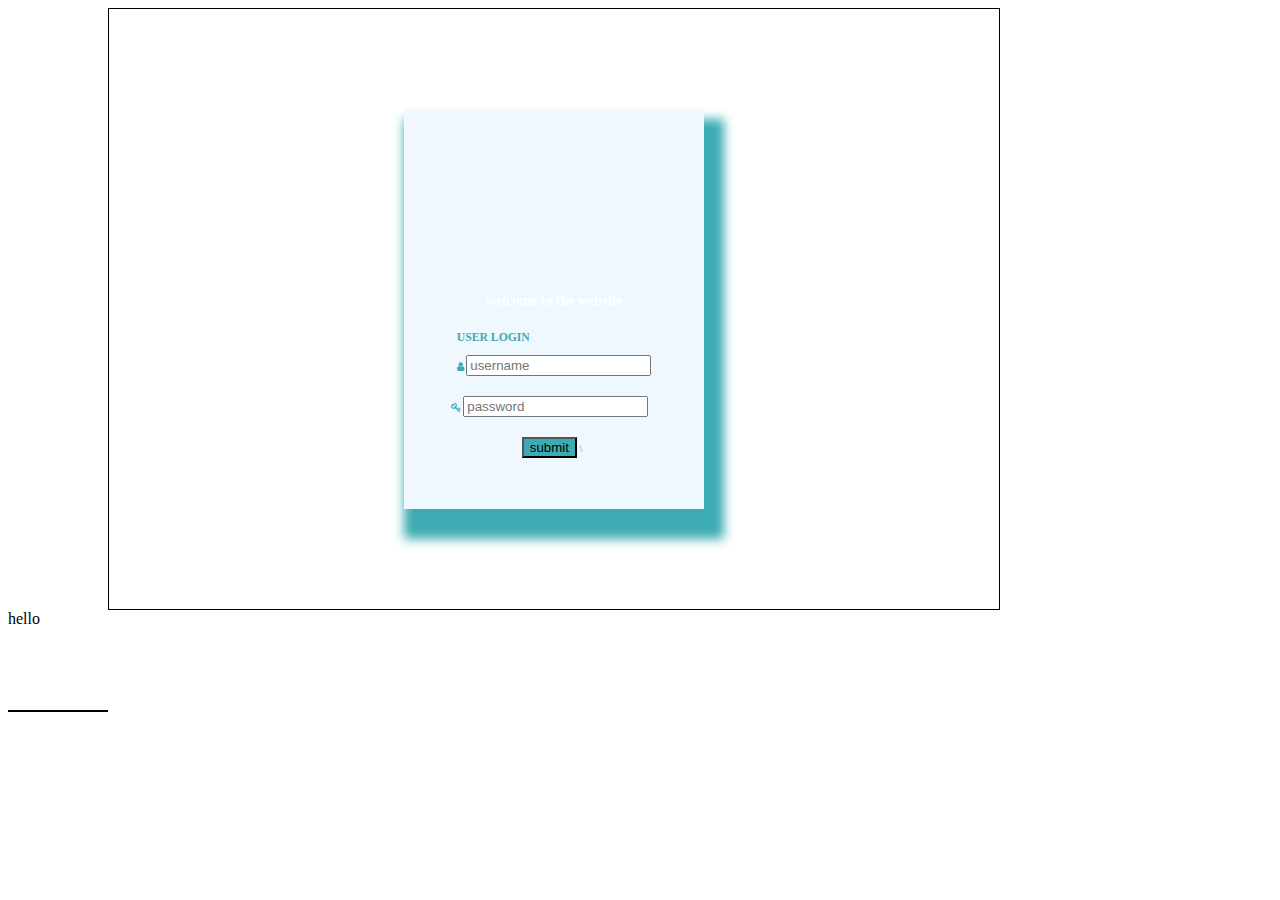
<file: index.html>
<!DOCTYPE html>
<html lang="en">

<head>
    <meta charset="UTF-8">
    <meta name="viewport" content="width=device-width, initial-scale=1.0">
    <link rel="stylesheet" href="https://cdnjs.cloudflare.com/ajax/libs/font-awesome/4.7.0/css/font-awesome.min.css">
    <title>Document</title>

    <style>
        .min {
            height: 600px;
            width: 890px;
            border: 1px solid black;
            margin-left: 100px;
            background-image: url(https://img.freepik.com/free-photo/blue-texture_1160-466.jpg?t=st=1733737059~exp=1733740659~hmac=82ef31de05ce12b4ead796053214c628d73f5617efd4bdc1a9c77f783c78537e&w=740);

        }

        .box1 {
            height: 400px;
            width: 300px;

            margin-left: auto;
            margin-right: auto;
            justify-items: center;
            margin-top: 100px;
            box-shadow: 10px 20px 10px 10px #3dabb3;
            background-color: aliceblue;
        }

        .img {
            height: 200px;
            width: 300px;
        }

        .txt {
            font-size: 7px;

            /* margin-top: -150px; */
            color: black;
            /* background-image: url(https://img.freepik.com/free-photo/blue-texture_1160-466.jpg?t=st=1733737059~exp=1733740659~hmac=82ef31de05ce12b4ead796053214c628d73f5617efd4bdc1a9c77f783c78537e&w=740); */

            /* font-family: 'Trebuchet MS', 'Lucida Sans Unicode', 'Lucida Grande', 'Lucida Sans', Arial, sans-serif; */
        }

        .txt1 {
            /* margin-top: 150px; */
            color: #3dabb3;
            font-size: 10px;
        }

        .icon2 {
            padding-top: 20px;
            margin-left: -6px;
        }

        .btn {

            background-color: #3dabb3;
            color: black;
            margin-top: 20px;
            margin-left: 65px;
        }

        .btn:hover {
            color: white;
        }

        .popo {
    height: 200px;
    width: 300px;
    background-image: url(https://img.freepik.com/free-photo/blue-texture_1160-466.jpg?t=st=1733737059~exp=1733740659~hmac=82ef31de05ce12b4ead796053214c628d73f5617efd4bdc1a9c77f783c78537e&w=740);
    background-size: cover;
    text-align: center;
    display: flex;
    justify-content: center;
    align-items: flex-end; /* Align text at the bottom */
    padding-bottom: 10px; /* Add padding for spacing */
    color: white;
    font-weight: bold;
}

    </style>
</head>

<body>
    <div class="min">
        <div class="box1">

            <!-- <img class="img" src="asset\img\blue-texture_1160-466.jpg" alt="" srcset="" > -->
            <div class="txt">
                <h1 class="popo">welcome to the website</h1>
            </div>
            <div class="txt1">
                <h3>USER LOGIN</h3>
                <form>
                    <div class="icon1"><i class="fa fa-user"></i>
                        <input type="user" placeholder="username">
                    </div>

                    <div class="icon2"><i class="fa fa-key icon"></i>
                        <input type="password" placeholder="password">
                    </div>
                    <input class="btn" type="submit" value="submit">
                    
\
                </form>
            </div>
        </div>


<div></div>
    </div>
    <div style="height: 100px; width: 100px; border-bottom: 2px solid black;  "> hello</div>
</body>

</html>
</file>
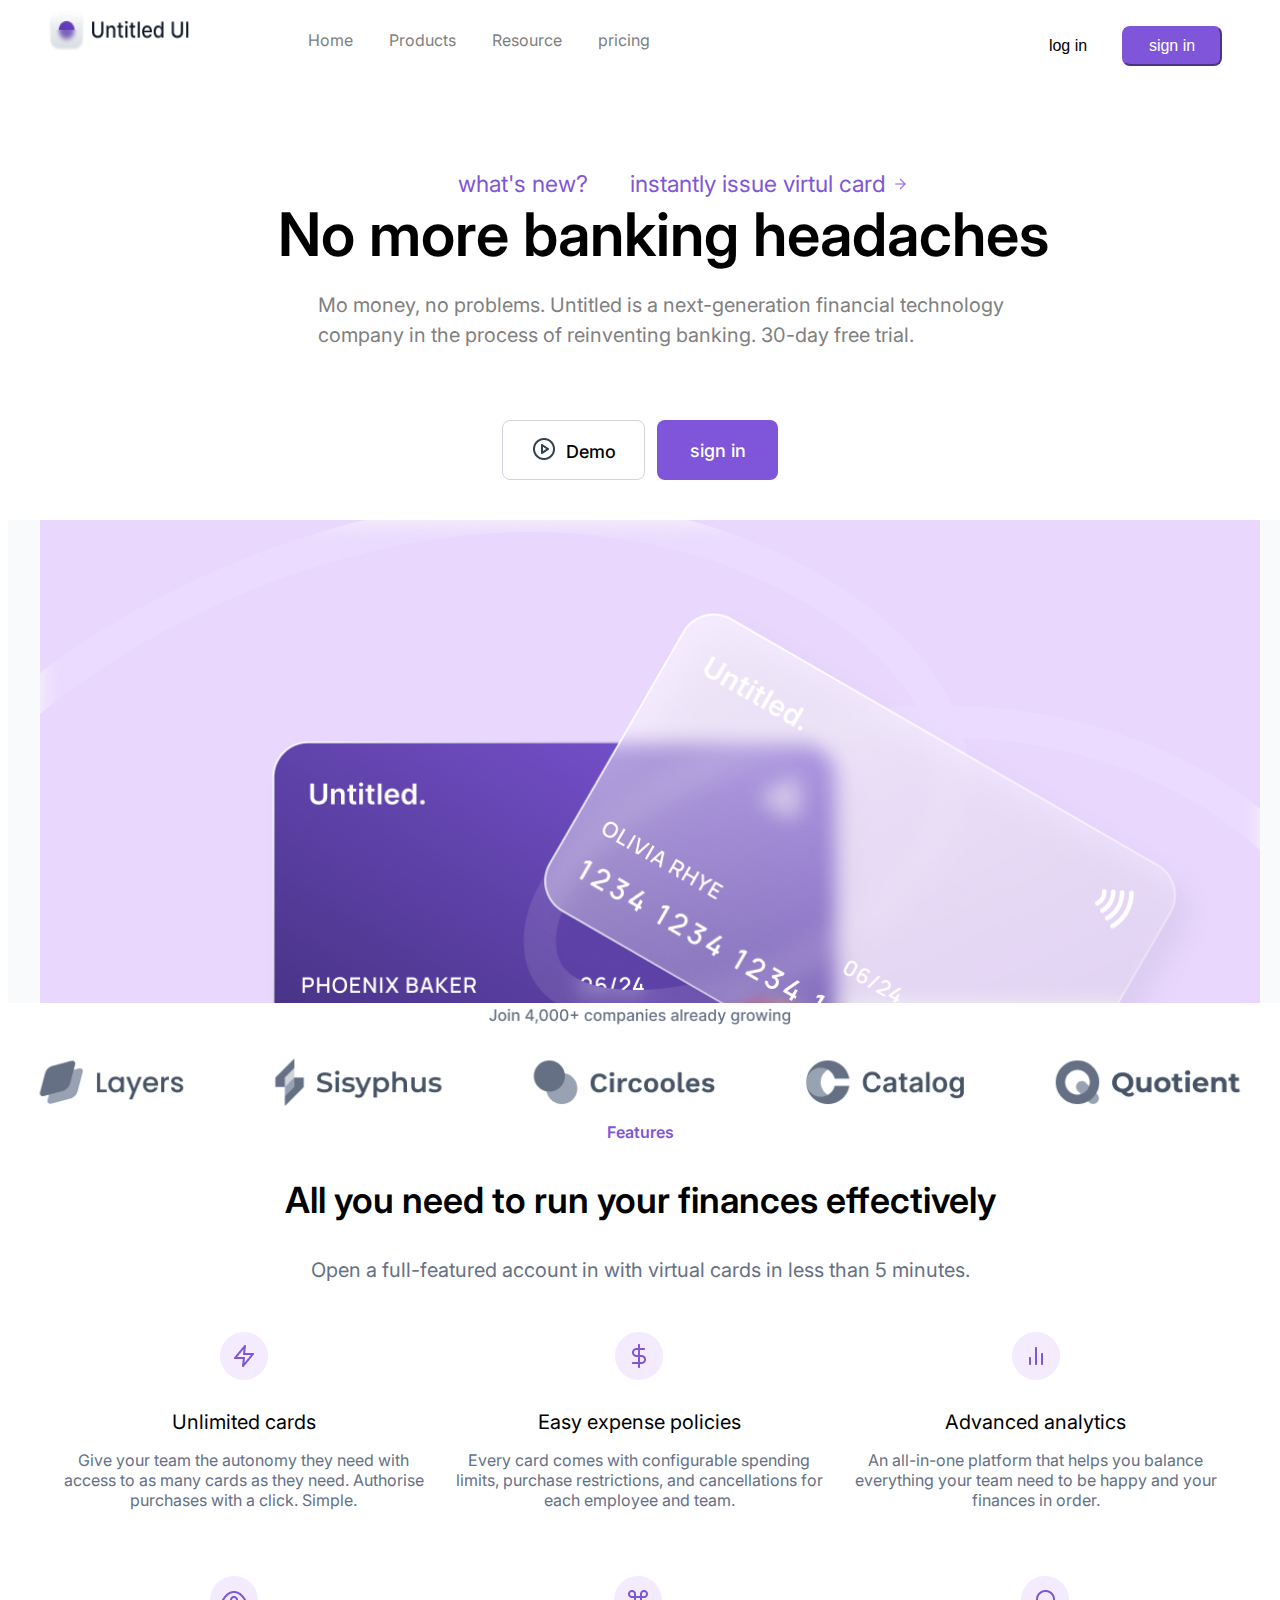
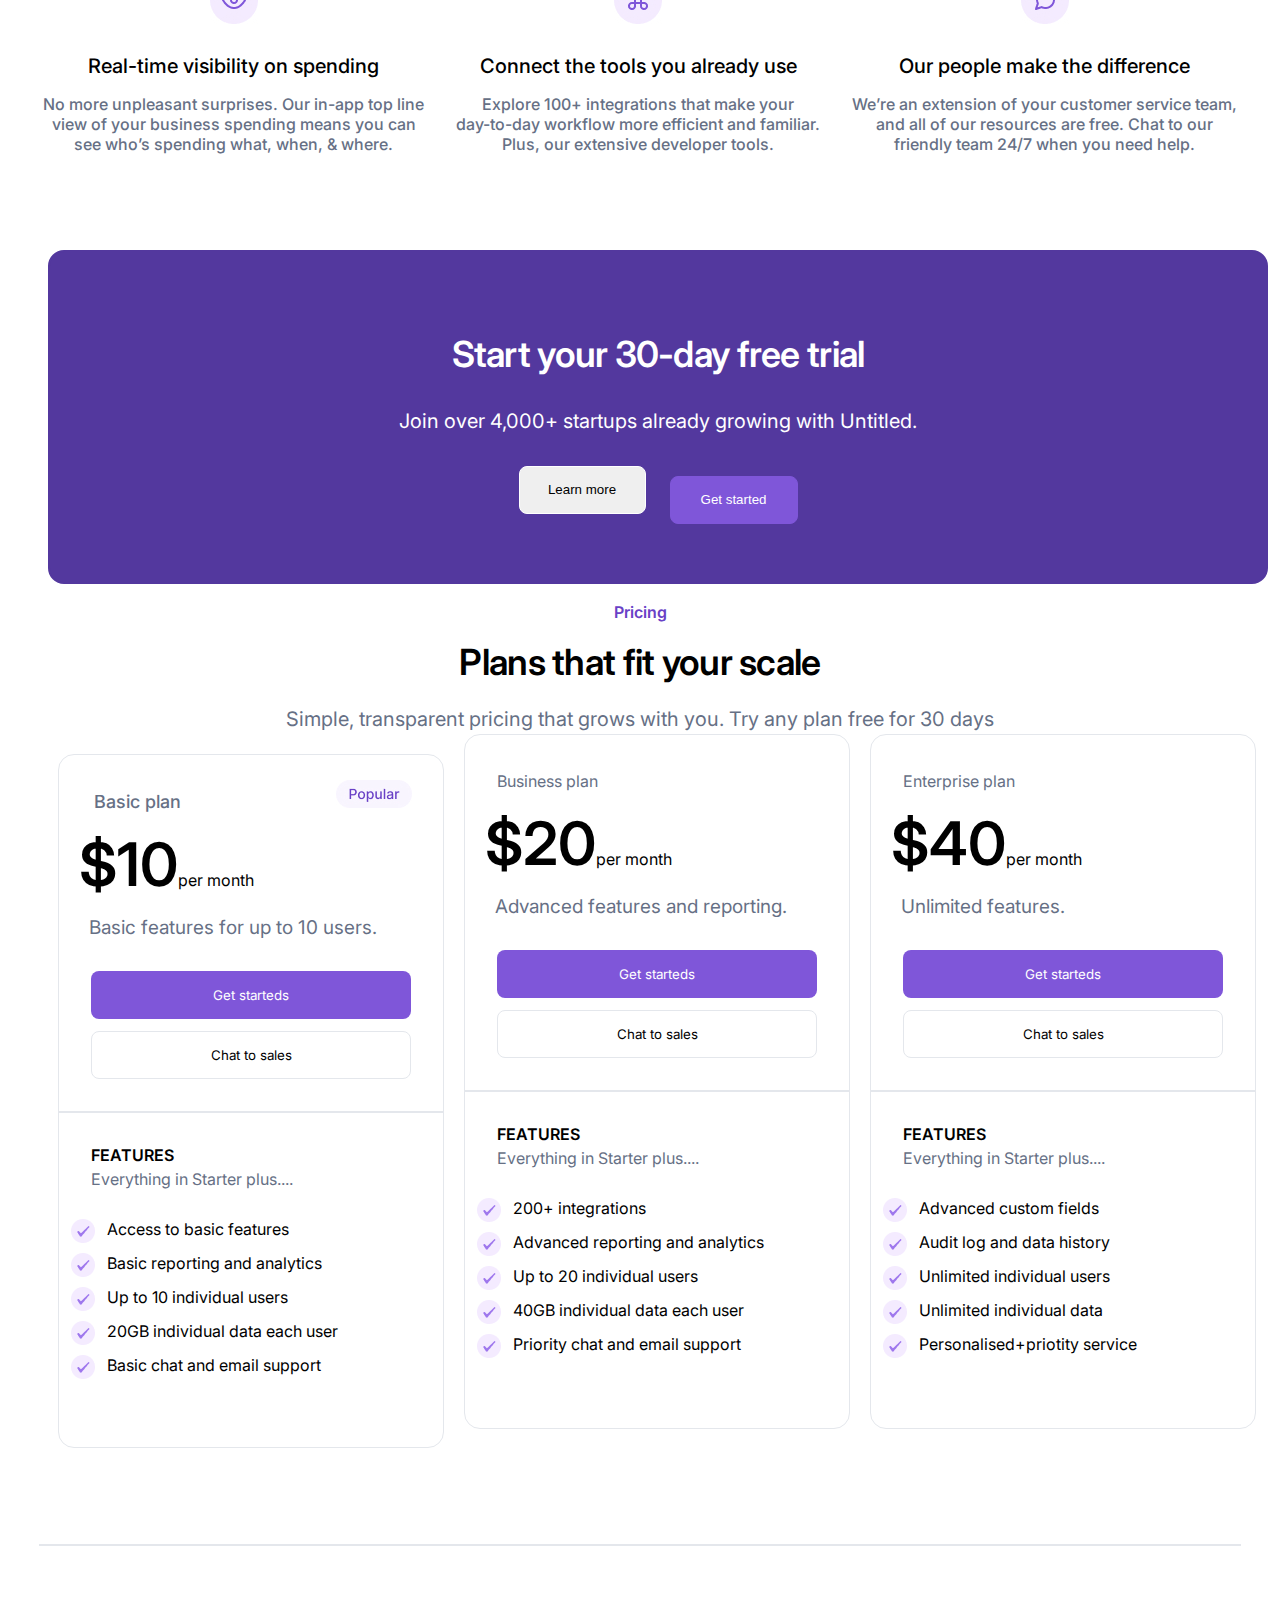
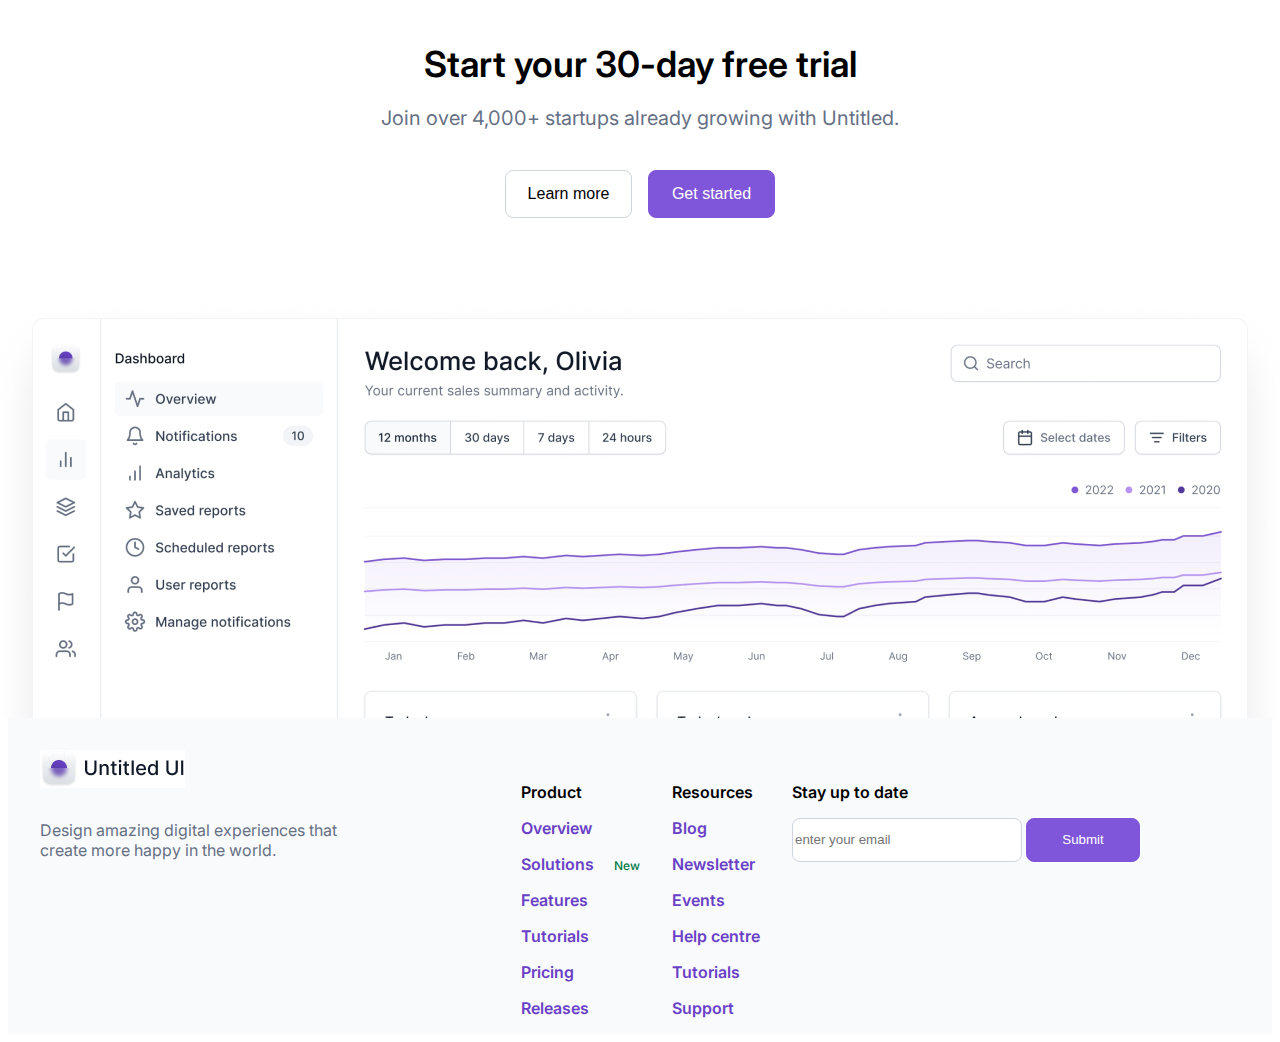
<file: indexweb.html>
<html lang="en">

<head>
    <meta charset="UTF-8">
    <meta name="viewport" content="width=device-width, initial-scale=1.0">
    <link rel="preconnect" href="https://fonts.googleapis.com">
    <link rel="preconnect" href="https://fonts.gstatic.com" crossorigin>
    <link
        href="https://fonts.googleapis.com/css2?family=Inter:ital,opsz,wght@0,14..32,100..900;1,14..32,100..900&display=swap"
        rel="stylesheet">

    <link rel="stylesheet" href="asset\css\style.css">
    <title>Document</title>
    <style>

    </style>
</head>

<body>
    <div class="min">
        <div class="nav">
            <img class="img" src="asset\img\Logo.jpg" alt="hello">
            <ul class="navbar">
                <li><a href="home">Home</a></li>
                <li><a href="Products">Products</a></li>
                <li><a href="Resource">Resource</a></li>
                <li><a href="pricing">pricing</a></li>
            </ul>
            <div class="btn">
                <input class="btn1" type="button" value="log in">
                <input class="btn2" type="button" value="sign in">
            </div>
        </div>
        <div class="txt">
            <div class="txt1">what's new? &nbsp; &nbsp; &nbsp; instantly issue virtul card
                <img src="asset\img\arrow-right.jpg" alt="" srcset="">
            </div>
            <div class="txt2">No more banking headaches</div>
            <div class="txt3">
                <p> Mo money, no problems. Untitled is a next-generation financial technology <br> company in the
                    process of reinventing banking. 30-day free trial.</p>
            </div>
            <div class="bn">
                <button class="bn1" style="display: flex;">
                    <div> <img class="bnimg" src="asset\img\play-circle.jpg" alt="" style="margin-top: 15px;"></div>
                    <div class="bn1txt" style="margin-top: 19px;" >&nbsp; Demo</div>
                </button>
                <button class="bn2">sign in</button>

            </div>
        </div>
        <div class="ig">
        <img class="img1" src="asset\img\Content (1).png" alt="" srcset="">
         </div>
         <img class="img2" src="asset\img\Container.jpg" alt="" style="">

        <div class="txt4">
            <h3 class="txt4t1">Features</h3>
            <p class="txt4t2">All you need to run your finances effectively</p>
            <p class="txt4t3">Open a full-featured account in with virtual cards in less than 5 minutes.</p>

        </div>
        <div class="Featuressection">
            <div class="Features">
                <div class="Features1">
                    <img src="asset\img\Featured icon.jpg" alt="">
                    <div style="font-size: 20px; margin-top: 30px;">Unlimited cards</div>
                    <p class="txt5">Give your team the autonomy they need with <br>access to as many cards as they
                        need. Authorise <br> purchases with a click. Simple.</p>
                </div>
                <div class="Features2">
                    <img src="asset\img\Featured icon (1).jpg" alt="">
                    <div style="font-size: 20px; margin-top: 30px;">Easy expense policies</div>
                    <p class="txt5">Every card comes with configurable spending <br> limits, purchase restrictions,
                        and cancellations for <br> each employee and team.</p>
                </div>
                <div class="features3">
                    <img src="asset\img\Featured icon (2).jpg" alt="">
                    <div style="font-size: 20px; margin-top: 30px;">Advanced analytics</div>
                    <p class="txt5">An all-in-one platform that helps you balance <br> everything your team need to
                        be happy and your <br> finances in order.</p>
                </div>
            </div>
        </div>
        <div class="features11">
            <div class="features12">
                <img src="asset\img\Featured icon (3).jpg" alt="">
                <div style="font-size: 20px; margin-top: 30px;">Real-time visibility on spending</div>
                <p class="txt5">No more unpleasant surprises. Our in-app top line <br> view of your business
                    spending means you can <br> see who’s spending what, when, & where.</p>
            </div>
            <div class="features13">
                <img src="asset\img\Featured icon (4).jpg" alt="">
                <div style="font-size: 20px; margin-top: 30px;">Connect the tools you already use</div>
                <p class="txt5">Explore 100+ integrations that make your <br> day-to-day workflow more efficient and
                    familiar. <br> Plus, our extensive developer tools.</p>
            </div>
            <div class="features14">
                <img src="asset\img\Featured icon (5).jpg" alt="">
                <div style="font-size: 20px; margin-top: 30px;">Our people make the difference</div>
                <p class="txt5">We’re an extension of your customer service team, <br> and all of our resources are
                    free. Chat to our <br>friendly team 24/7 when you need help.</p>
            </div>
        </div>
        <div class="box">
            <div class="txt6">Start your 30-day free trial</div>
            <div class="txt7">Join over 4,000+ startups already growing with Untitled.</div>
            <div class="btn3">
                <button class="btn4">Learn more</button> <br>
                <button class="btn5">Get started</button>
            </div>
        </div>

        <div class="pri">
            <p>Pricing</p>
            <div class="pri1">Plans that fit your scale</div>
            <div class="pri2">Simple, transparent pricing that grows with you. Try any plan free for 30 days</div>
        </div>
        <div class="Pricingsection">
            <div class="Pricingsection1">
                <div class="pst1">Basic plan <img class="img3" src="asset\img\Badge.jpg" alt=""></div>
                <div class="pst2"><span style="font-weight: 600; font-size: 60px;">$10</span>per month</div>
                <div class="pst3"> Basic features for up to 10 users.</div>

                <div><button class="btn6">Get starteds</button></div>
                <div><button class="btn7">Chat to sales</button></div>
                <div>
                    <hr style="margin-top: 32px; border: 1px solid #E4E7EC;">

                    <div class="pst4">FEATURES</div>
                    <div class="pst5">Everything in Starter plus....</div>
                    <div>
                        <div class="pst6"><img src="asset\img\Check icon.png" alt="">
                            <div> Access to basic features</div>
                        </div>
                        <div class="pst7"><img src="asset\img\Check icon.png" alt="">
                            <div>Basic reporting and analytics</div>
                        </div>
                        <div class="pst8"><img src="asset\img\Check icon.png" alt="">Up to 10 individual users</div>
                        <div class="pst9"><img src="asset\img\Check icon.png" alt="">20GB individual data each user
                        </div>
                        <div class="pst10"><img src="asset\img\Check icon.png" alt="">Basic chat and email support</div>

                    </div>
                </div>
            </div>
            <div class="Pricingsection2">
                <div class="pst11">Business plan </div>
                <div class="pst2"><span style="font-weight: 600; font-size: 60px;">$20</span>per month</div>
                <div class="pst3">Advanced features and reporting.</div>

                <div><button class="btn6">Get starteds</button></div>
                <div><button class="btn7">Chat to sales</button></div>
                <div>


                    <hr style="margin-top: 32px; border: 1px solid #E4E7EC;">

                    <div class="pst4">FEATURES</div>
                    <div class="pst5">Everything in Starter plus....</div>
                    <div>
                        <div class="pst6"><img src="asset\img\Check icon.png" alt="">
                            <div> 200+ integrations</div>
                        </div>
                        <div class="pst7"><img src="asset\img\Check icon.png" alt="">
                            <div>Advanced reporting and analytics</div>
                        </div>
                        <div class="pst8"><img src="asset\img\Check icon.png" alt="">Up to 20 individual users</div>
                        <div class="pst9"><img src="asset\img\Check icon.png" alt="">40GB individual data each user
                        </div>
                        <div class="pst10"><img src="asset\img\Check icon.png" alt="">Priority chat and email support
                        </div>

                    </div>
                </div>
            </div>
            <div class="Pricingsection3">
                <div class="pst12">Enterprise plan </div>
                <div class="pst2"><span style="font-weight: 600; font-size: 60px;">$40</span>per month</div>
                <div class="pst3">Unlimited features.</div>

                <div><button class="btn6">Get starteds</button></div>
                <div><button class="btn7">Chat to sales</button></div>
                <div>


                    <hr style="margin-top: 32px; border: 1px solid #E4E7EC;">

                    <div class="pst4">FEATURES</div>
                    <div class="pst5">Everything in Starter plus....</div>
                    <div>
                        <div class="pst6"><img src="asset\img\Check icon.png" alt="">
                            <div>Advanced custom fields</div>
                        </div>
                        <div class="pst7"><img src="asset\img\Check icon.png" alt="">
                            <div>Audit log and data history</div>
                        </div>
                        <div class="pst8"><img src="asset\img\Check icon.png" alt="">Unlimited individual users</div>
                        <div class="pst9"><img src="asset\img\Check icon.png" alt="">Unlimited individual data</div>
                        <div class="pst10"><img src="asset\img\Check icon.png" alt="">Personalised+priotity service
                        </div>

                    </div>
                </div>

            </div>

        </div>
        <hr style=" border: 1px solid #E4E7EC; width: 1200px; margin-top: 96px; ">
        <!-- <div class="Quotesection">
            <div class="quotesection1">
                <div class="txt8">Don’t just take our word for it <button class="btn8">Get started</button></div>
                <div class="txt9">Hear from some of our amazing customers who are automating their finances.</div>
            </div>
        </div>
        <div class="quotesection2">
                  <div class="qs1">
                                <div class="qsimg"></div>
                      <div class="qsimg1">
                         <div>
                            <div class="imgbox"></div>
                         </div>
                        
                      </div>          


                  </div> -->

        <!-- </div> -->
        <div class="pc">
            <div class="pctxt1">Start your 30-day free trial</div>
            <div class="pctxt2">Join over 4,000+ startups already growing with Untitled.</div>
            <div class="btn9">
                <button class="btn10">Learn more</button>
                <button class="btn11">Get started</button>

            </div>
            <div class="pcimg"><img src="asset\img\pc.jpg" alt=" hello"></div>
        </div>




        <div class="footer">
            <div class="footer1">
                <div class="footer2">
                    <div class="logo1"><img src="asset\img\Logo.jpg" alt=""></div>
                    <div class="footertxt ">Design amazing digital experiences that <br> create more happy in the world.
                    </div>
                </div>
                <div class="footer3">
                    <div>Product</div>
                    <div>
                        <p>Overview </p>
                        <p>Solutions
                            <span>New</span>
                        </p>
                        <p>Features</p>
                        <p>Tutorials</p>
                        <p>Pricing</p>
                        <p>Releases</p>

                    </div>


                </div>
                <div class="footer4">
                    <div>Resources</div>
                    <div>
                        <p>Blog </p>
                        <p>Newsletter</p>
                        <p>Events</p>
                        <p>Help centre</p>
                        <p>Tutorials</p>
                        <p>Support</p>

                    </div>

                </div>
                <div class="footer5">
                    <div class="footer5txt">Stay up to date</div>
                    <div>

                        <form action="">
                            <input type="email" placeholder="enter your email"
                                style="height: 44px; width: 230px; border-radius: 8px; border: 1px solid #D0D5DD ; margin-top: 16px;"
                                required>
                            <input type="submit" style="width: 114px;
                            height: 44px;
                            padding: 10px 18px 10px 18px;
                            border-radius: 8px;
                            border: 1px;
                            background-color: #7F56D9;
                            border: 1px solid #7F56D9;
                            color: white;
                            ">

                        </form>

                    </div>
                </div>


            </div>
        </div>
        <!-- <H1>hover navbar</H1>
        <div class="nb">
            <li>
                <a href=""> hello</a>
                <a href="">sasvat</a>
                <a href="">tech</a>
                <a href="">Solution
                        <a href=""> hello</a>
                        <a href=""> sasvat</a>
                        <a href=""> tech</a>
                    
                </a>
            </li>
        </div> -->
         <div class="het"></div>
    </div>




   




</body>

</html>
</file>
